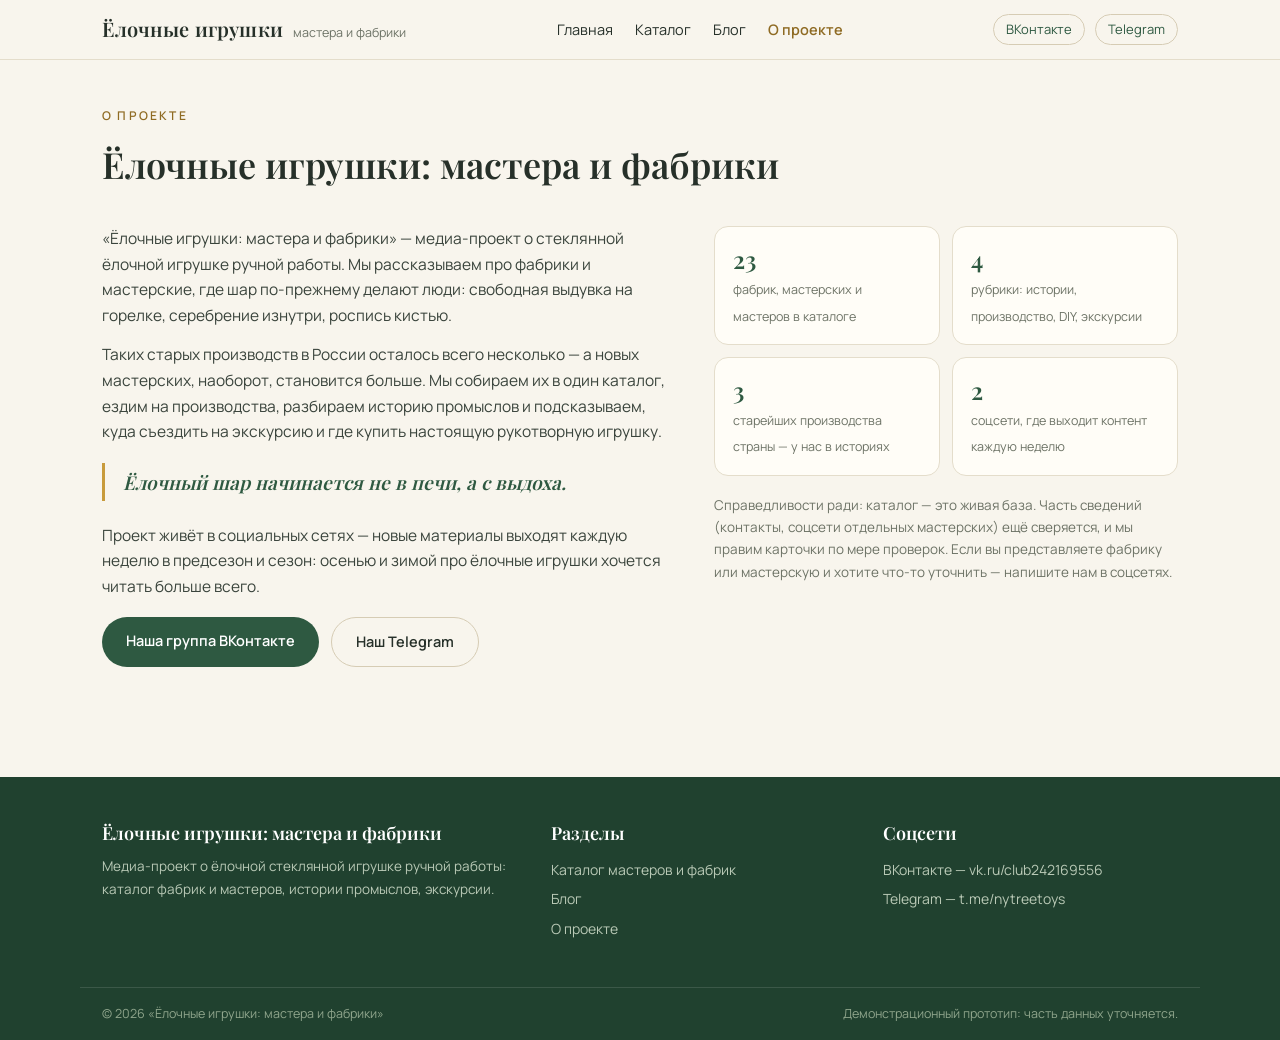
<file: site/about.html>
<!DOCTYPE html>
<html lang="ru">
<head>
<meta charset="UTF-8">
<meta name="viewport" content="width=device-width,initial-scale=1">
<meta name="robots" content="noindex,nofollow">
<title>О проекте — Ёлочные игрушки: мастера и фабрики</title>
<link rel="stylesheet" href="fonts/fonts.css">
<link rel="stylesheet" href="styles.css">
</head>
<body>

<header class="top">
  <div class="wrap top-in">
    <a class="brand" href="index.html">
      <b>Ёлочные игрушки</b><span>мастера и фабрики</span>
    </a>
    <nav class="nav">
      <a href="index.html">Главная</a>
      <a href="catalog.html">Каталог</a>
      <a href="blog.html">Блог</a>
      <a href="about.html" class="on">О проекте</a>
    </nav>
    <div class="top-soc">
      <a href="https://vk.ru/club242169556" target="_blank" rel="noopener">ВКонтакте</a>
      <a href="https://t.me/nytreetoys" target="_blank" rel="noopener">Telegram</a>
    </div>
    <button class="burger" aria-label="Меню" aria-expanded="false"><span></span><span></span><span></span></button>
  </div>
</header>

<main class="wrap">
  <div class="page-head">
    <div class="eyebrow">О проекте</div>
    <h1>Ёлочные игрушки: мастера и фабрики</h1>
  </div>

  <section style="padding-top:20px">
    <div class="about-cols">
      <div>
        <p>«Ёлочные игрушки: мастера и фабрики» — медиа-проект о стеклянной ёлочной игрушке ручной работы. Мы рассказываем про фабрики и мастерские, где шар по-прежнему делают люди: свободная выдувка на горелке, серебрение изнутри, роспись кистью.</p>
        <p>Таких старых производств в России осталось всего несколько — а новых мастерских, наоборот, становится больше. Мы собираем их в один каталог, ездим на производства, разбираем историю промыслов и подсказываем, куда съездить на экскурсию и где купить настоящую рукотворную игрушку.</p>
        <div class="quote">Ёлочный шар начинается не в печи, а с выдоха.</div>
        <p>Проект живёт в социальных сетях — новые материалы выходят каждую неделю в предсезон и сезон: осенью и зимой про ёлочные игрушки хочется читать больше всего.</p>
        <div class="soc-row">
          <a class="btn btn-solid" href="https://vk.ru/club242169556" target="_blank" rel="noopener">Наша группа ВКонтакте</a>
          <a class="btn btn-ghost" href="https://t.me/nytreetoys" target="_blank" rel="noopener">Наш Telegram</a>
        </div>
      </div>
      <div>
        <div class="mini-facts">
          <div class="rv"><b>23</b><span>фабрик, мастерских и мастеров в каталоге</span></div>
          <div class="rv"><b>4</b><span>рубрики: истории, производство, DIY, экскурсии</span></div>
          <div class="rv"><b>3</b><span>старейших производства страны — у нас в историях</span></div>
          <div class="rv"><b>2</b><span>соцсети, где выходит контент каждую неделю</span></div>
        </div>
        <p style="margin-top:18px;font-size:13.5px;color:var(--mut)">Справедливости ради: каталог — это живая база. Часть сведений (контакты, соцсети отдельных мастерских) ещё сверяется, и мы правим карточки по мере проверок. Если вы представляете фабрику или мастерскую и хотите что-то уточнить — напишите нам в соцсетях.</p>
      </div>
    </div>
  </section>
</main>

<footer>
  <div class="wrap foot-in">
    <div>
      <h4>Ёлочные игрушки: мастера и фабрики</h4>
      <p>Медиа-проект о ёлочной стеклянной игрушке ручной работы: каталог фабрик и мастеров, истории промыслов, экскурсии.</p>
    </div>
    <div>
      <h4>Разделы</h4>
      <a href="catalog.html">Каталог мастеров и фабрик</a>
      <a href="blog.html">Блог</a>
      <a href="about.html">О проекте</a>
    </div>
    <div>
      <h4>Соцсети</h4>
      <a href="https://vk.ru/club242169556" target="_blank" rel="noopener">ВКонтакте — vk.ru/club242169556</a>
      <a href="https://t.me/nytreetoys" target="_blank" rel="noopener">Telegram — t.me/nytreetoys</a>
    </div>
  </div>
  <div class="wrap foot-bot">
    <span>© 2026 «Ёлочные игрушки: мастера и фабрики»</span>
    <span>Демонстрационный прототип: часть данных уточняется.</span>
  </div>
</footer>

<script src="app.js"></script>
</body>
</html>
</file>
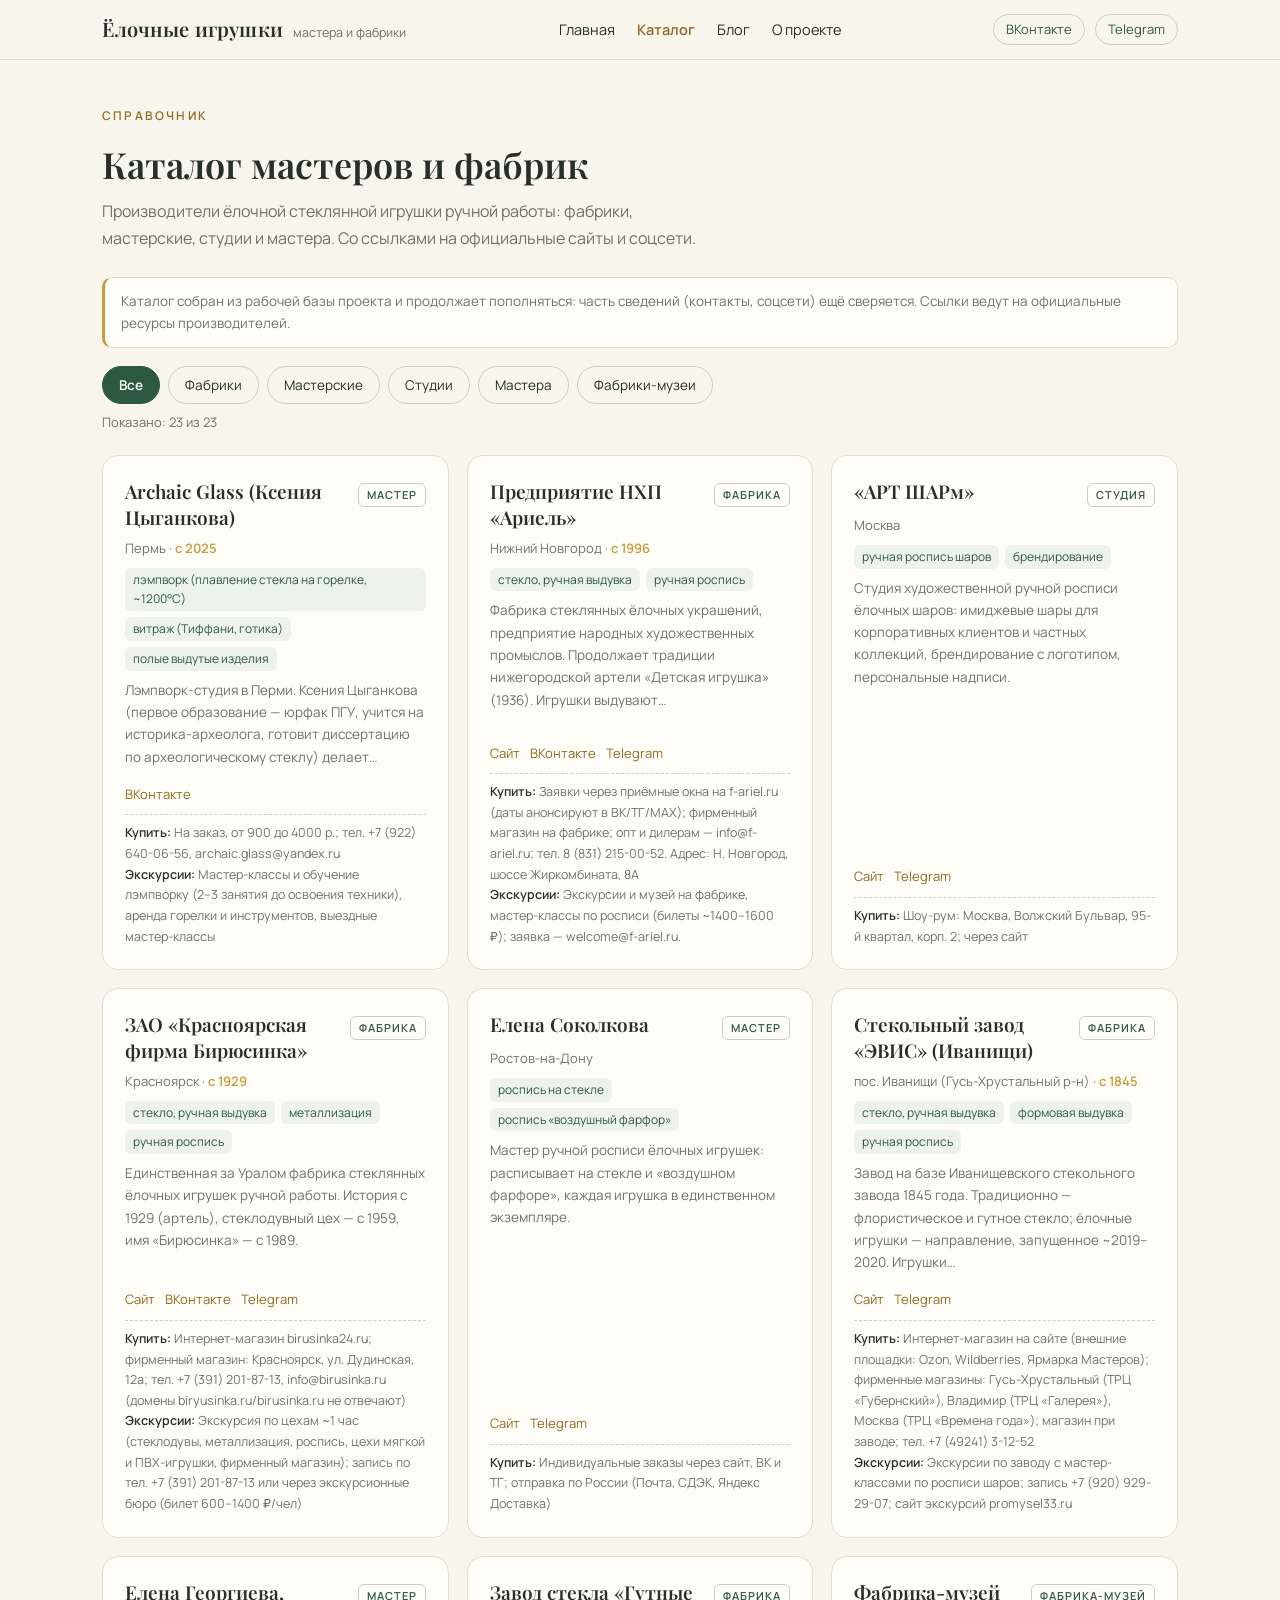
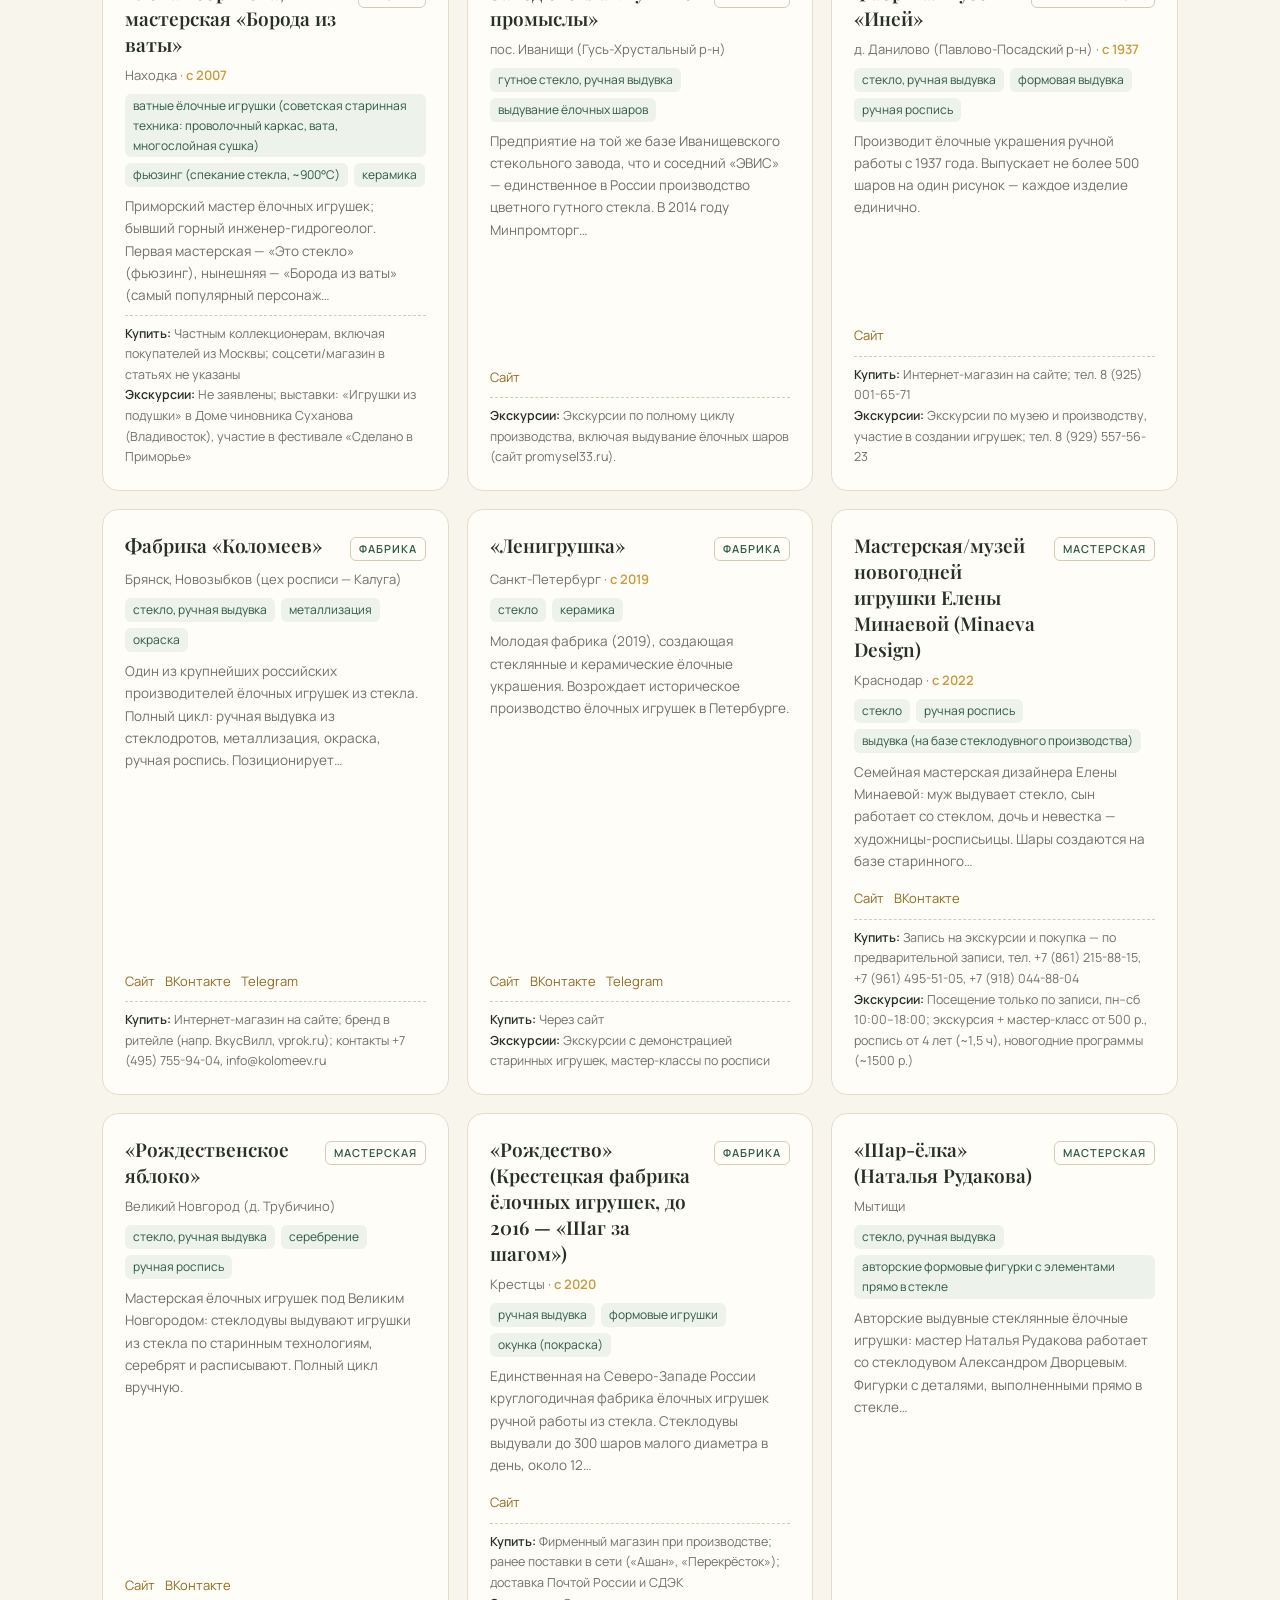
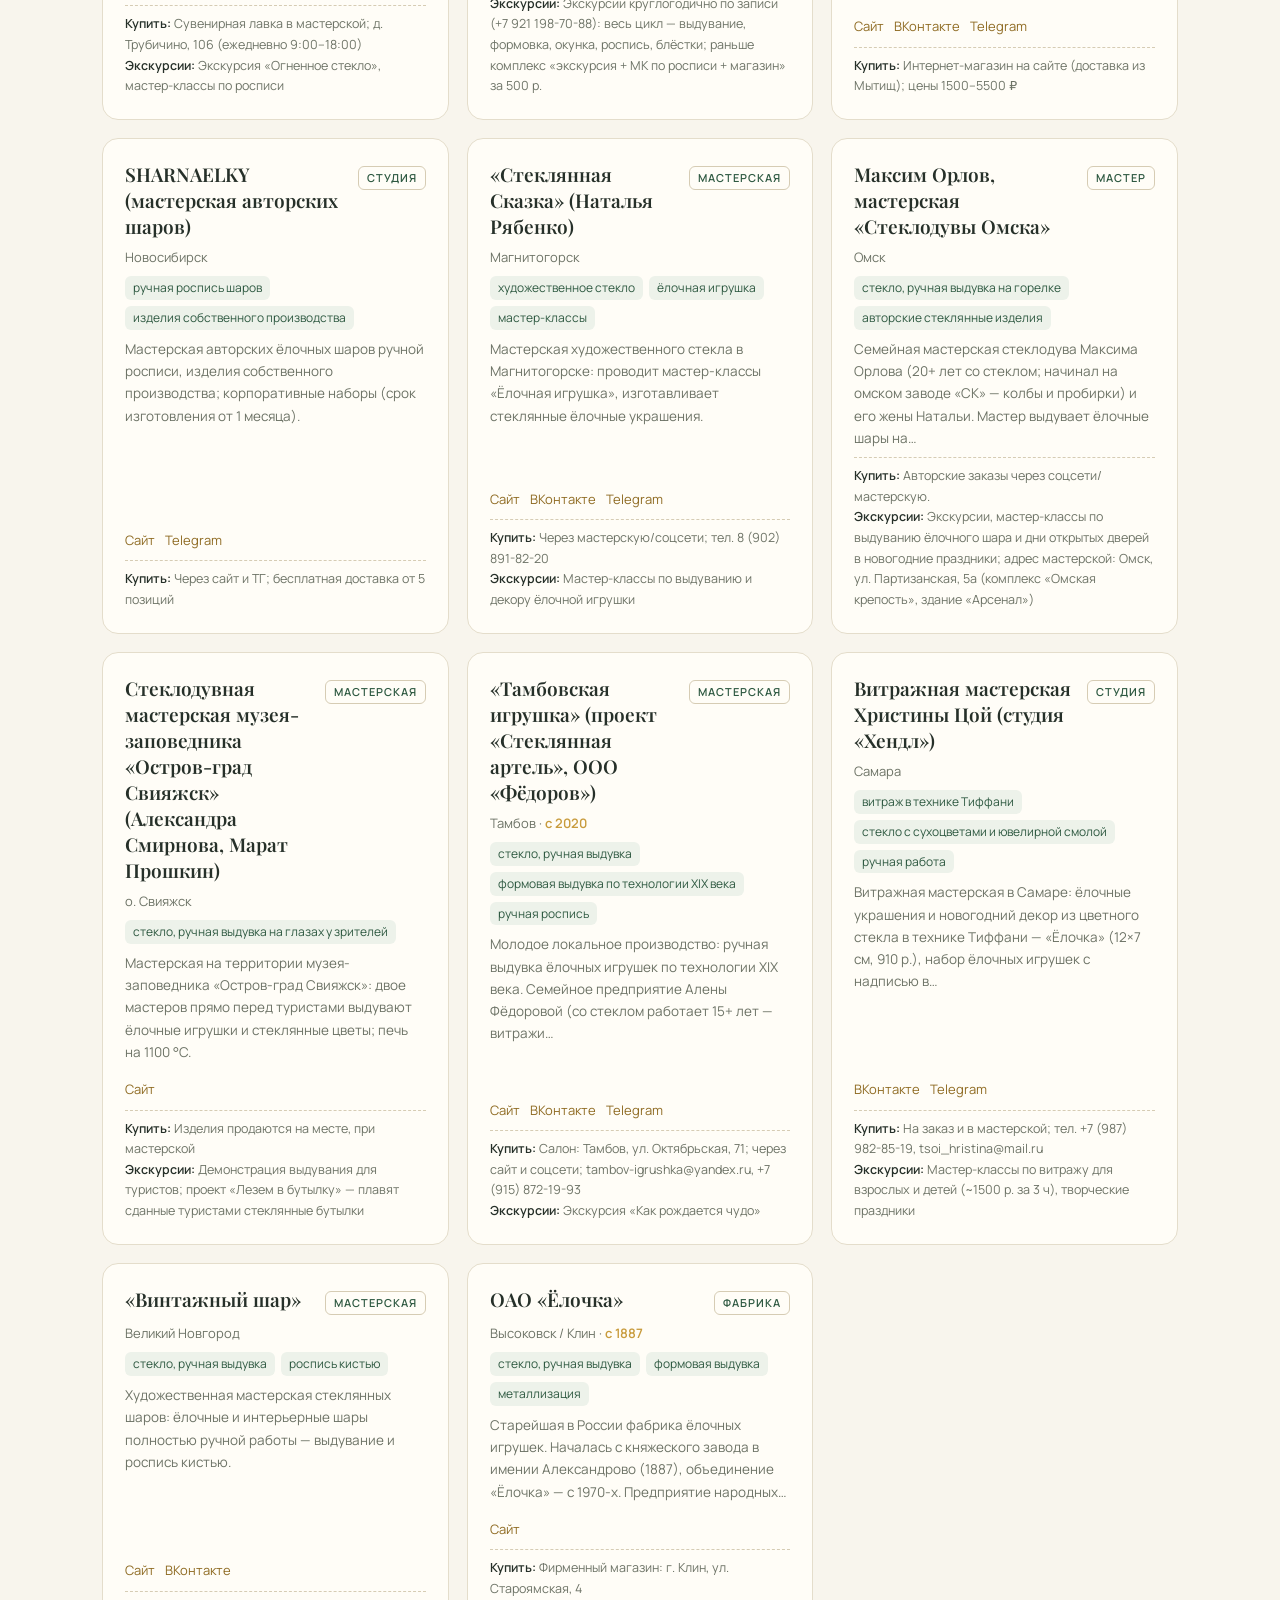
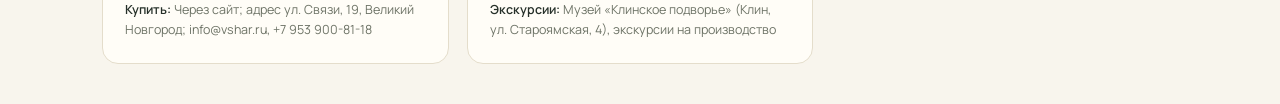
<file: site/catalog.html>
<!DOCTYPE html>
<html lang="ru">
<head>
<meta charset="UTF-8">
<meta name="viewport" content="width=device-width,initial-scale=1">
<meta name="robots" content="noindex,nofollow">
<title>Каталог мастеров и фабрик — Ёлочные игрушки</title>
<link rel="stylesheet" href="fonts/fonts.css">
<link rel="stylesheet" href="styles.css">
</head>
<body>

<header class="top">
  <div class="wrap top-in">
    <a class="brand" href="index.html">
      <b>Ёлочные игрушки</b><span>мастера и фабрики</span>
    </a>
    <nav class="nav">
      <a href="index.html">Главная</a>
      <a href="catalog.html" class="on">Каталог</a>
      <a href="blog.html">Блог</a>
      <a href="about.html">О проекте</a>
    </nav>
    <div class="top-soc">
      <a href="https://vk.ru/club242169556" target="_blank" rel="noopener">ВКонтакте</a>
      <a href="https://t.me/nytreetoys" target="_blank" rel="noopener">Telegram</a>
    </div>
    <button class="burger" aria-label="Меню" aria-expanded="false"><span></span><span></span><span></span></button>
  </div>
</header>

<main class="wrap">
  <div class="page-head">
    <div class="eyebrow">Справочник</div>
    <h1>Каталог мастеров и фабрик</h1>
    <p>Производители ёлочной стеклянной игрушки ручной работы: фабрики, мастерские, студии и мастера. Со ссылками на официальные сайты и соцсети.</p>
  </div>

  <div class="discl">Каталог собран из рабочей базы проекта и продолжает пополняться: часть сведений (контакты, соцсети) ещё сверяется. Ссылки ведут на официальные ресурсы производителей.</div>

  <div class="chips" role="group" aria-label="Фильтр по типу">
    <button class="chip on" data-f="все">Все</button>
    <button class="chip" data-f="фабрика">Фабрики</button>
    <button class="chip" data-f="мастерская">Мастерские</button>
    <button class="chip" data-f="студия">Студии</button>
    <button class="chip" data-f="мастер">Мастера</button>
    <button class="chip" data-f="фабрика-музей">Фабрики-музеи</button>
  </div>
  <div class="chips-n" aria-live="polite">Показано: 23 из 23</div>

  <div class="cards">
<article class="fcard" data-t="мастер">
<div class="fc-top"><h3>Archaic Glass (Ксения Цыганкова)</h3><span class="fbadge">мастер</span></div>
<div class="fc-geo">Пермь · <b>с 2025</b></div>
<div class="fc-tech"><i>лэмпворк (плавление стекла на горелке, ~1200°C)</i><i>витраж (Тиффани, готика)</i><i>полые выдутые изделия</i></div>
<p>Лэмпворк-студия в Перми. Ксения Цыганкова (первое образование — юрфак ПГУ, учится на историка-археолога, готовит диссертацию по археологическому стеклу) делает…</p>
<div class="fc-links"><a href="https://vk.com/archaicglass" target="_blank" rel="noopener">ВКонтакте</a></div>
<div class="fc-extra"><b>Купить:</b> На заказ, от 900 до 4000 р.; тел. +7 (922) 640-06-56, archaic.glass@yandex.ru<br><b>Экскурсии:</b> Мастер-классы и обучение лэмпворку (2–3 занятия до освоения техники), аренда горелки и инструментов, выездные мастер-классы</div>
</article>
<article class="fcard" data-t="фабрика">
<div class="fc-top"><h3>Предприятие НХП «Ариель»</h3><span class="fbadge">фабрика</span></div>
<div class="fc-geo">Нижний Новгород · <b>с 1996</b></div>
<div class="fc-tech"><i>стекло, ручная выдувка</i><i>ручная роспись</i></div>
<p>Фабрика стеклянных ёлочных украшений, предприятие народных художественных промыслов. Продолжает традиции нижегородской артели «Детская игрушка» (1936). Игрушки выдувают…</p>
<div class="fc-links"><a href="https://www.f-ariel.ru/" target="_blank" rel="noopener">Сайт</a><a href="https://vk.com/fabrika.ariel" target="_blank" rel="noopener">ВКонтакте</a><a href="https://t.me/fabrika_ariel_official" target="_blank" rel="noopener">Telegram</a></div>
<div class="fc-extra"><b>Купить:</b> Заявки через приёмные окна на f-ariel.ru (даты анонсируют в ВК/ТГ/MAX); фирменный магазин на фабрике; опт и дилерам — info@f-ariel.ru; тел. 8 (831) 215-00-52. Адрес: Н. Новгород, шоссе Жиркомбината, 8А<br><b>Экскурсии:</b> Экскурсии и музей на фабрике, мастер-классы по росписи (билеты ~1400–1600 ₽); заявка — welcome@f-ariel.ru.</div>
</article>
<article class="fcard" data-t="студия">
<div class="fc-top"><h3>«АРТ ШАРм»</h3><span class="fbadge">студия</span></div>
<div class="fc-geo">Москва</div>
<div class="fc-tech"><i>ручная роспись шаров</i><i>брендирование</i></div>
<p>Студия художественной ручной росписи ёлочных шаров: имиджевые шары для корпоративных клиентов и частных коллекций, брендирование с логотипом, персональные надписи.</p>
<div class="fc-links"><a href="https://artsharm.ru/" target="_blank" rel="noopener">Сайт</a><a href="https://t.me/artsharm_ng" target="_blank" rel="noopener">Telegram</a></div>
<div class="fc-extra"><b>Купить:</b> Шоу-рум: Москва, Волжский Бульвар, 95-й квартал, корп. 2; через сайт</div>
</article>
<article class="fcard" data-t="фабрика">
<div class="fc-top"><h3>ЗАО «Красноярская фирма Бирюсинка»</h3><span class="fbadge">фабрика</span></div>
<div class="fc-geo">Красноярск · <b>с 1929</b></div>
<div class="fc-tech"><i>стекло, ручная выдувка</i><i>металлизация</i><i>ручная роспись</i></div>
<p>Единственная за Уралом фабрика стеклянных ёлочных игрушек ручной работы. История с 1929 (артель), стеклодувный цех — с 1959, имя «Бирюсинка» — с 1989.</p>
<div class="fc-links"><a href="https://birusinka24.ru/" target="_blank" rel="noopener">Сайт</a><a href="https://vk.com/birusinkatoys" target="_blank" rel="noopener">ВКонтакте</a><a href="https://t.me/birusinka_124" target="_blank" rel="noopener">Telegram</a></div>
<div class="fc-extra"><b>Купить:</b> Интернет-магазин birusinka24.ru; фирменный магазин: Красноярск, ул. Дудинская, 12а; тел. +7 (391) 201-87-13, info@birusinka.ru (домены biryusinka.ru/birusinka.ru не отвечают)<br><b>Экскурсии:</b> Экскурсия по цехам ~1 час (стеклодувы, металлизация, роспись, цехи мягкой и ПВХ-игрушки, фирменный магазин); запись по тел. +7 (391) 201-87-13 или через экскурсионные бюро (билет 600–1400 ₽/чел)</div>
</article>
<article class="fcard" data-t="мастер">
<div class="fc-top"><h3>Елена Соколкова</h3><span class="fbadge">мастер</span></div>
<div class="fc-geo">Ростов-на-Дону</div>
<div class="fc-tech"><i>роспись на стекле</i><i>роспись «воздушный фарфор»</i></div>
<p>Мастер ручной росписи ёлочных игрушек: расписывает на стекле и «воздушном фарфоре», каждая игрушка в единственном экземпляре.</p>
<div class="fc-links"><a href="https://elenasokolkova.ru/" target="_blank" rel="noopener">Сайт</a><a href="https://t.me/elenasokolkova" target="_blank" rel="noopener">Telegram</a></div>
<div class="fc-extra"><b>Купить:</b> Индивидуальные заказы через сайт, ВК и ТГ; отправка по России (Почта, СДЭК, Яндекс Доставка)</div>
</article>
<article class="fcard" data-t="фабрика">
<div class="fc-top"><h3>Стекольный завод «ЭВИС» (Иванищи)</h3><span class="fbadge">фабрика</span></div>
<div class="fc-geo">пос. Иванищи (Гусь-Хрустальный р-н) · <b>с 1845</b></div>
<div class="fc-tech"><i>стекло, ручная выдувка</i><i>формовая выдувка</i><i>ручная роспись</i></div>
<p>Завод на базе Иванищевского стекольного завода 1845 года. Традиционно — флористическое и гутное стекло; ёлочные игрушки — направление, запущенное ~2019–2020. Игрушки…</p>
<div class="fc-links"><a href="https://evis.ru/" target="_blank" rel="noopener">Сайт</a><a href="https://t.me/evis_glass" target="_blank" rel="noopener">Telegram</a></div>
<div class="fc-extra"><b>Купить:</b> Интернет-магазин на сайте (внешние площадки: Ozon, Wildberries, Ярмарка Мастеров); фирменные магазины: Гусь-Хрустальный (ТРЦ «Губернский»), Владимир (ТРЦ «Галерея»), Москва (ТРЦ «Времена года»); магазин при заводе; тел. +7 (49241) 3-12-52<br><b>Экскурсии:</b> Экскурсии по заводу с мастер-классами по росписи шаров; запись +7 (920) 929-29-07; сайт экскурсий promysel33.ru</div>
</article>
<article class="fcard" data-t="мастер">
<div class="fc-top"><h3>Елена Георгиева, мастерская «Борода из ваты»</h3><span class="fbadge">мастер</span></div>
<div class="fc-geo">Находка · <b>с 2007</b></div>
<div class="fc-tech"><i>ватные ёлочные игрушки (советская старинная техника: проволочный каркас, вата, многослойная сушка)</i><i>фьюзинг (спекание стекла, ~900°C)</i><i>керамика</i></div>
<p>Приморский мастер ёлочных игрушек; бывший горный инженер-гидрогеолог. Первая мастерская — «Это стекло» (фьюзинг), нынешняя — «Борода из ваты» (самый популярный персонаж…</p>
<div class="fc-extra"><b>Купить:</b> Частным коллекционерам, включая покупателей из Москвы; соцсети/магазин в статьях не указаны<br><b>Экскурсии:</b> Не заявлены; выставки: «Игрушки из подушки» в Доме чиновника Суханова (Владивосток), участие в фестивале «Сделано в Приморье»</div>
</article>
<article class="fcard" data-t="фабрика">
<div class="fc-top"><h3>Завод стекла «Гутные промыслы»</h3><span class="fbadge">фабрика</span></div>
<div class="fc-geo">пос. Иванищи (Гусь-Хрустальный р-н)</div>
<div class="fc-tech"><i>гутное стекло, ручная выдувка</i><i>выдувание ёлочных шаров</i></div>
<p>Предприятие на той же базе Иванищевского стекольного завода, что и соседний «ЭВИС» — единственное в России производство цветного гутного стекла. В 2014 году Минпромторг…</p>
<div class="fc-links"><a href="https://promysel33.ru/" target="_blank" rel="noopener">Сайт</a></div>
<div class="fc-extra"><b>Экскурсии:</b> Экскурсии по полному циклу производства, включая выдувание ёлочных шаров (сайт promysel33.ru).</div>
</article>
<article class="fcard" data-t="фабрика-музей">
<div class="fc-top"><h3>Фабрика-музей «Иней»</h3><span class="fbadge">фабрика-музей</span></div>
<div class="fc-geo">д. Данилово (Павлово-Посадский р-н) · <b>с 1937</b></div>
<div class="fc-tech"><i>стекло, ручная выдувка</i><i>формовая выдувка</i><i>ручная роспись</i></div>
<p>Производит ёлочные украшения ручной работы с 1937 года. Выпускает не более 500 шаров на один рисунок — каждое изделие единично.</p>
<div class="fc-links"><a href="https://iney-shop.ru/" target="_blank" rel="noopener">Сайт</a></div>
<div class="fc-extra"><b>Купить:</b> Интернет-магазин на сайте; тел. 8 (925) 001-65-71<br><b>Экскурсии:</b> Экскурсии по музею и производству, участие в создании игрушек; тел. 8 (929) 557-56-23</div>
</article>
<article class="fcard" data-t="фабрика">
<div class="fc-top"><h3>Фабрика «Коломеев»</h3><span class="fbadge">фабрика</span></div>
<div class="fc-geo">Брянск, Новозыбков (цех росписи — Калуга)</div>
<div class="fc-tech"><i>стекло, ручная выдувка</i><i>металлизация</i><i>окраска</i></div>
<p>Один из крупнейших российских производителей ёлочных игрушек из стекла. Полный цикл: ручная выдувка из стеклодротов, металлизация, окраска, ручная роспись. Позиционирует…</p>
<div class="fc-links"><a href="https://kolomeev.ru/" target="_blank" rel="noopener">Сайт</a><a href="https://vk.com/kolomeev_ru" target="_blank" rel="noopener">ВКонтакте</a><a href="https://t.me/kolomeev" target="_blank" rel="noopener">Telegram</a></div>
<div class="fc-extra"><b>Купить:</b> Интернет-магазин на сайте; бренд в ритейле (напр. ВкусВилл, vprok.ru); контакты +7 (495) 755-94-04, info@kolomeev.ru</div>
</article>
<article class="fcard" data-t="фабрика">
<div class="fc-top"><h3>«Ленигрушка»</h3><span class="fbadge">фабрика</span></div>
<div class="fc-geo">Санкт-Петербург · <b>с 2019</b></div>
<div class="fc-tech"><i>стекло</i><i>керамика</i></div>
<p>Молодая фабрика (2019), создающая стеклянные и керамические ёлочные украшения. Возрождает историческое производство ёлочных игрушек в Петербурге.</p>
<div class="fc-links"><a href="https://lenigrushka.ru/" target="_blank" rel="noopener">Сайт</a><a href="https://vk.com/public189324949" target="_blank" rel="noopener">ВКонтакте</a><a href="https://t.me/lenigrushka" target="_blank" rel="noopener">Telegram</a></div>
<div class="fc-extra"><b>Купить:</b> Через сайт<br><b>Экскурсии:</b> Экскурсии с демонстрацией старинных игрушек, мастер-классы по росписи</div>
</article>
<article class="fcard" data-t="мастерская">
<div class="fc-top"><h3>Мастерская/музей новогодней игрушки Елены Минаевой (Minaeva Design)</h3><span class="fbadge">мастерская</span></div>
<div class="fc-geo">Краснодар · <b>с 2022</b></div>
<div class="fc-tech"><i>стекло</i><i>ручная роспись</i><i>выдувка (на базе стеклодувного производства)</i></div>
<p>Семейная мастерская дизайнера Елены Минаевой: муж выдувает стекло, сын работает со стеклом, дочь и невестка — художницы-росписьицы. Шары создаются на базе старинного…</p>
<div class="fc-links"><a href="http://minaeva-design.ru/ekskursiya-yelochnaya-igrushka" target="_blank" rel="noopener">Сайт</a><a href="https://vk.com/minaevdesign" target="_blank" rel="noopener">ВКонтакте</a></div>
<div class="fc-extra"><b>Купить:</b> Запись на экскурсии и покупка — по предварительной записи, тел. +7 (861) 215-88-15, +7 (961) 495-51-05, +7 (918) 044-88-04<br><b>Экскурсии:</b> Посещение только по записи, пн–сб 10:00–18:00; экскурсия + мастер-класс от 500 р., роспись от 4 лет (~1,5 ч), новогодние программы (~1500 р.)</div>
</article>
<article class="fcard" data-t="мастерская">
<div class="fc-top"><h3>«Рождественское яблоко»</h3><span class="fbadge">мастерская</span></div>
<div class="fc-geo">Великий Новгород (д. Трубичино)</div>
<div class="fc-tech"><i>стекло, ручная выдувка</i><i>серебрение</i><i>ручная роспись</i></div>
<p>Мастерская ёлочных игрушек под Великим Новгородом: стеклодувы выдувают игрушки из стекла по старинным технологиям, серебрят и расписывают. Полный цикл вручную.</p>
<div class="fc-links"><a href="https://christmasapple.com/" target="_blank" rel="noopener">Сайт</a><a href="https://vk.com/public165747243" target="_blank" rel="noopener">ВКонтакте</a></div>
<div class="fc-extra"><b>Купить:</b> Сувенирная лавка в мастерской; д. Трубичино, 106 (ежедневно 9:00–18:00)<br><b>Экскурсии:</b> Экскурсия «Огненное стекло», мастер-классы по росписи</div>
</article>
<article class="fcard" data-t="фабрика">
<div class="fc-top"><h3>«Рождество» (Крестецкая фабрика ёлочных игрушек, до 2016 — «Шаг за шагом»)</h3><span class="fbadge">фабрика</span></div>
<div class="fc-geo">Крестцы · <b>с 2020</b></div>
<div class="fc-tech"><i>ручная выдувка</i><i>формовые игрушки</i><i>окунка (покраска)</i></div>
<p>Единственная на Северо-Западе России круглогодичная фабрика ёлочных игрушек ручной работы из стекла. Стеклодувы выдували до 300 шаров малого диаметра в день, около 12…</p>
<div class="fc-links"><a href="https://рождествоигрушки.рф/" target="_blank" rel="noopener">Сайт</a></div>
<div class="fc-extra"><b>Купить:</b> Фирменный магазин при производстве; ранее поставки в сети («Ашан», «Перекрёсток»); доставка Почтой России и СДЭК<br><b>Экскурсии:</b> Экскурсии круглогодично по записи (+7 921 198-70-88): весь цикл — выдувание, формовка, окунка, роспись, блёстки; раньше комплекс «экскурсия + МК по росписи + магазин» за 500 р.</div>
</article>
<article class="fcard" data-t="мастерская">
<div class="fc-top"><h3>«Шар-ёлка» (Наталья Рудакова)</h3><span class="fbadge">мастерская</span></div>
<div class="fc-geo">Мытищи</div>
<div class="fc-tech"><i>стекло, ручная выдувка</i><i>авторские формовые фигурки с элементами прямо в стекле</i></div>
<p>Авторские выдувные стеклянные ёлочные игрушки: мастер Наталья Рудакова работает со стеклодувом Александром Дворцевым. Фигурки с деталями, выполненными прямо в стекле…</p>
<div class="fc-links"><a href="https://www.shar-elka.ru/" target="_blank" rel="noopener">Сайт</a><a href="https://vk.com/shar.elka" target="_blank" rel="noopener">ВКонтакте</a><a href="https://t.me/sharelkashop" target="_blank" rel="noopener">Telegram</a></div>
<div class="fc-extra"><b>Купить:</b> Интернет-магазин на сайте (доставка из Мытищ); цены 1500–5500 ₽</div>
</article>
<article class="fcard" data-t="студия">
<div class="fc-top"><h3>SHARNAELKY (мастерская авторских шаров)</h3><span class="fbadge">студия</span></div>
<div class="fc-geo">Новосибирск</div>
<div class="fc-tech"><i>ручная роспись шаров</i><i>изделия собственного производства</i></div>
<p>Мастерская авторских ёлочных шаров ручной росписи, изделия собственного производства; корпоративные наборы (срок изготовления от 1 месяца).</p>
<div class="fc-links"><a href="http://sharnaelky.ru/" target="_blank" rel="noopener">Сайт</a><a href="https://t.me/sharnaelky" target="_blank" rel="noopener">Telegram</a></div>
<div class="fc-extra"><b>Купить:</b> Через сайт и ТГ; бесплатная доставка от 5 позиций</div>
</article>
<article class="fcard" data-t="мастерская">
<div class="fc-top"><h3>«Стеклянная Сказка» (Наталья Рябенко)</h3><span class="fbadge">мастерская</span></div>
<div class="fc-geo">Магнитогорск</div>
<div class="fc-tech"><i>художественное стекло</i><i>ёлочная игрушка</i><i>мастер-классы</i></div>
<p>Мастерская художественного стекла в Магнитогорске: проводит мастер-классы «Ёлочная игрушка», изготавливает стеклянные ёлочные украшения.</p>
<div class="fc-links"><a href="https://steklo-skazka.ru/" target="_blank" rel="noopener">Сайт</a><a href="https://vk.com/steklyannay_skazka" target="_blank" rel="noopener">ВКонтакте</a><a href="https://t.me/Steklo_skazka" target="_blank" rel="noopener">Telegram</a></div>
<div class="fc-extra"><b>Купить:</b> Через мастерскую/соцсети; тел. 8 (902) 891-82-20<br><b>Экскурсии:</b> Мастер-классы по выдуванию и декору ёлочной игрушки</div>
</article>
<article class="fcard" data-t="мастер">
<div class="fc-top"><h3>Максим Орлов, мастерская «Стеклодувы Омска»</h3><span class="fbadge">мастер</span></div>
<div class="fc-geo">Омск</div>
<div class="fc-tech"><i>стекло, ручная выдувка на горелке</i><i>авторские стеклянные изделия</i></div>
<p>Семейная мастерская стеклодува Максима Орлова (20+ лет со стеклом; начинал на омском заводе «СК» — колбы и пробирки) и его жены Натальи. Мастер выдувает ёлочные шары на…</p>
<div class="fc-extra"><b>Купить:</b> Авторские заказы через соцсети/мастерскую.<br><b>Экскурсии:</b> Экскурсии, мастер-классы по выдуванию ёлочного шара и дни открытых дверей в новогодние праздники; адрес мастерской: Омск, ул. Партизанская, 5а (комплекс «Омская крепость», здание «Арсенал»)</div>
</article>
<article class="fcard" data-t="мастерская">
<div class="fc-top"><h3>Стеклодувная мастерская музея-заповедника «Остров-град Свияжск» (Александра Смирнова, Марат Прошкин)</h3><span class="fbadge">мастерская</span></div>
<div class="fc-geo">о. Свияжск</div>
<div class="fc-tech"><i>стекло, ручная выдувка на глазах у зрителей</i></div>
<p>Мастерская на территории музея-заповедника «Остров-град Свияжск»: двое мастеров прямо перед туристами выдувают ёлочные игрушки и стеклянные цветы; печь на 1100 °C.</p>
<div class="fc-links"><a href="https://svyazhsk.ru/" target="_blank" rel="noopener">Сайт</a></div>
<div class="fc-extra"><b>Купить:</b> Изделия продаются на месте, при мастерской<br><b>Экскурсии:</b> Демонстрация выдувания для туристов; проект «Лезем в бутылку» — плавят сданные туристами стеклянные бутылки</div>
</article>
<article class="fcard" data-t="мастерская">
<div class="fc-top"><h3>«Тамбовская игрушка» (проект «Стеклянная артель», ООО «Фёдоров»)</h3><span class="fbadge">мастерская</span></div>
<div class="fc-geo">Тамбов · <b>с 2020</b></div>
<div class="fc-tech"><i>стекло, ручная выдувка</i><i>формовая выдувка по технологии XIX века</i><i>ручная роспись</i></div>
<p>Молодое локальное производство: ручная выдувка ёлочных игрушек по технологии XIX века. Семейное предприятие Алены Фёдоровой (со стеклом работает 15+ лет — витражи…</p>
<div class="fc-links"><a href="https://tambovskaya-igrushka.ru" target="_blank" rel="noopener">Сайт</a><a href="https://vk.ru/tambovskayaigrushka" target="_blank" rel="noopener">ВКонтакте</a><a href="https://t.me/tambovskaya_igrushka" target="_blank" rel="noopener">Telegram</a></div>
<div class="fc-extra"><b>Купить:</b> Салон: Тамбов, ул. Октябрьская, 71; через сайт и соцсети; tambov-igrushka@yandex.ru, +7 (915) 872-19-93<br><b>Экскурсии:</b> Экскурсия «Как рождается чудо»</div>
</article>
<article class="fcard" data-t="студия">
<div class="fc-top"><h3>Витражная мастерская Христины Цой (студия «Хендл»)</h3><span class="fbadge">студия</span></div>
<div class="fc-geo">Самара</div>
<div class="fc-tech"><i>витраж в технике Тиффани</i><i>стекло с сухоцветами и ювелирной смолой</i><i>ручная работа</i></div>
<p>Витражная мастерская в Самаре: ёлочные украшения и новогодний декор из цветного стекла в технике Тиффани — «Ёлочка» (12×7 см, 910 р.), набор ёлочных игрушек с надписью в…</p>
<div class="fc-links"><a href="https://vk.com/handle.space" target="_blank" rel="noopener">ВКонтакте</a><a href="https://t.me/khristina" target="_blank" rel="noopener">Telegram</a></div>
<div class="fc-extra"><b>Купить:</b> На заказ и в мастерской; тел. +7 (987) 982-85-19, tsoi_hristina@mail.ru<br><b>Экскурсии:</b> Мастер-классы по витражу для взрослых и детей (~1500 р. за 3 ч), творческие праздники</div>
</article>
<article class="fcard" data-t="мастерская">
<div class="fc-top"><h3>«Винтажный шар»</h3><span class="fbadge">мастерская</span></div>
<div class="fc-geo">Великий Новгород</div>
<div class="fc-tech"><i>стекло, ручная выдувка</i><i>роспись кистью</i></div>
<p>Художественная мастерская стеклянных шаров: ёлочные и интерьерные шары полностью ручной работы — выдувание и роспись кистью.</p>
<div class="fc-links"><a href="https://vshar.ru/" target="_blank" rel="noopener">Сайт</a><a href="https://vk.com/vintshar" target="_blank" rel="noopener">ВКонтакте</a></div>
<div class="fc-extra"><b>Купить:</b> Через сайт; адрес ул. Связи, 19, Великий Новгород; info@vshar.ru, +7 953 900-81-18</div>
</article>
<article class="fcard" data-t="фабрика">
<div class="fc-top"><h3>ОАО «Ёлочка»</h3><span class="fbadge">фабрика</span></div>
<div class="fc-geo">Высоковск / Клин · <b>с 1887</b></div>
<div class="fc-tech"><i>стекло, ручная выдувка</i><i>формовая выдувка</i><i>металлизация</i></div>
<p>Старейшая в России фабрика ёлочных игрушек. Началась с княжеского завода в имении Александрово (1887), объединение «Ёлочка» — с 1970-х. Предприятие народных…</p>
<div class="fc-links"><a href="https://www.yolochka.ru/" target="_blank" rel="noopener">Сайт</a></div>
<div class="fc-extra"><b>Купить:</b> Фирменный магазин: г. Клин, ул. Староямская, 4<br><b>Экскурсии:</b> Музей «Клинское подворье» (Клин, ул. Староямская, 4), экскурсии на производство</div>
</article>
  </div>
</footer>

<script src="app.js"></script>
</body>
</html>
</file>
<file: site/fonts/fonts.css>
@font-face {
  font-family: 'Manrope';
  font-style: normal;
  font-weight: 400;
  font-display: swap;
  src: url('manrope-400-normal-cyrillic.woff2') format('woff2');
  unicode-range: U+0301, U+0400-045F, U+0490-0491, U+04B0-04B1, U+2116;
}
@font-face {
  font-family: 'Manrope';
  font-style: normal;
  font-weight: 400;
  font-display: swap;
  src: url('manrope-400-normal-latin.woff2') format('woff2');
  unicode-range: U+0000-00FF, U+0131, U+0152-0153, U+02BB-02BC, U+02C6, U+02DA, U+02DC, U+0304, U+0308, U+0329, U+2000-206F, U+20AC, U+2122, U+2191, U+2193, U+2212, U+2215, U+FEFF, U+FFFD;
}
@font-face {
  font-family: 'Manrope';
  font-style: normal;
  font-weight: 500;
  font-display: swap;
  src: url('manrope-500-normal-cyrillic.woff2') format('woff2');
  unicode-range: U+0301, U+0400-045F, U+0490-0491, U+04B0-04B1, U+2116;
}
@font-face {
  font-family: 'Manrope';
  font-style: normal;
  font-weight: 500;
  font-display: swap;
  src: url('manrope-500-normal-latin.woff2') format('woff2');
  unicode-range: U+0000-00FF, U+0131, U+0152-0153, U+02BB-02BC, U+02C6, U+02DA, U+02DC, U+0304, U+0308, U+0329, U+2000-206F, U+20AC, U+2122, U+2191, U+2193, U+2212, U+2215, U+FEFF, U+FFFD;
}
@font-face {
  font-family: 'Manrope';
  font-style: normal;
  font-weight: 600;
  font-display: swap;
  src: url('manrope-600-normal-cyrillic.woff2') format('woff2');
  unicode-range: U+0301, U+0400-045F, U+0490-0491, U+04B0-04B1, U+2116;
}
@font-face {
  font-family: 'Manrope';
  font-style: normal;
  font-weight: 600;
  font-display: swap;
  src: url('manrope-600-normal-latin.woff2') format('woff2');
  unicode-range: U+0000-00FF, U+0131, U+0152-0153, U+02BB-02BC, U+02C6, U+02DA, U+02DC, U+0304, U+0308, U+0329, U+2000-206F, U+20AC, U+2122, U+2191, U+2193, U+2212, U+2215, U+FEFF, U+FFFD;
}
@font-face {
  font-family: 'Manrope';
  font-style: normal;
  font-weight: 800;
  font-display: swap;
  src: url('manrope-800-normal-cyrillic.woff2') format('woff2');
  unicode-range: U+0301, U+0400-045F, U+0490-0491, U+04B0-04B1, U+2116;
}
@font-face {
  font-family: 'Manrope';
  font-style: normal;
  font-weight: 800;
  font-display: swap;
  src: url('manrope-800-normal-latin.woff2') format('woff2');
  unicode-range: U+0000-00FF, U+0131, U+0152-0153, U+02BB-02BC, U+02C6, U+02DA, U+02DC, U+0304, U+0308, U+0329, U+2000-206F, U+20AC, U+2122, U+2191, U+2193, U+2212, U+2215, U+FEFF, U+FFFD;
}
@font-face {
  font-family: 'Playfair Display';
  font-style: normal;
  font-weight: 600;
  font-display: swap;
  src: url('playfair-display-600-normal-cyrillic.woff2') format('woff2');
  unicode-range: U+0301, U+0400-045F, U+0490-0491, U+04B0-04B1, U+2116;
}
@font-face {
  font-family: 'Playfair Display';
  font-style: normal;
  font-weight: 600;
  font-display: swap;
  src: url('playfair-display-600-normal-latin.woff2') format('woff2');
  unicode-range: U+0000-00FF, U+0131, U+0152-0153, U+02BB-02BC, U+02C6, U+02DA, U+02DC, U+0304, U+0308, U+0329, U+2000-206F, U+20AC, U+2122, U+2191, U+2193, U+2212, U+2215, U+FEFF, U+FFFD;
}
@font-face {
  font-family: 'Playfair Display';
  font-style: normal;
  font-weight: 700;
  font-display: swap;
  src: url('playfair-display-700-normal-cyrillic.woff2') format('woff2');
  unicode-range: U+0301, U+0400-045F, U+0490-0491, U+04B0-04B1, U+2116;
}
@font-face {
  font-family: 'Playfair Display';
  font-style: normal;
  font-weight: 700;
  font-display: swap;
  src: url('playfair-display-700-normal-latin.woff2') format('woff2');
  unicode-range: U+0000-00FF, U+0131, U+0152-0153, U+02BB-02BC, U+02C6, U+02DA, U+02DC, U+0304, U+0308, U+0329, U+2000-206F, U+20AC, U+2122, U+2191, U+2193, U+2212, U+2215, U+FEFF, U+FFFD;
}
</file>
<file: site/styles.css>
/* Ёлочные игрушки: мастера и фабрики — сайт-прототип.
   Палитра: бумага + хвоя + бронза. Шрифты локально (fonts/). */

:root{
  --paper:#F8F5ED;
  --card:#FFFDF7;
  --ink:#263029;
  --mut:#6D7366;
  --pine:#2E5941;
  --pine-deep:#20412F;
  --bronze:#8F6B23;
  --gold:#C89B3C;
  --line:#E4DDCB;
  --line2:#D6CCB4;
  --serif:"Playfair Display",Georgia,serif;
  --sans:"Manrope",system-ui,Arial,sans-serif;
}
*{box-sizing:border-box;margin:0;padding:0}
html{scroll-behavior:smooth}
@media(prefers-reduced-motion:reduce){html{scroll-behavior:auto}}
body{font:16px/1.65 var(--sans);background:var(--paper);color:var(--ink);padding-block:0}
img{max-width:100%;display:block}
a{color:var(--bronze)}
.wrap{max-width:1120px;margin-inline:auto;padding-inline:22px}

/* ── Шапка ─────────────────────────── */
.top{position:sticky;top:0;z-index:20;background:rgba(248,245,237,.94);backdrop-filter:blur(6px);border-bottom:1px solid var(--line)}
.top-in{display:flex;align-items:center;justify-content:space-between;gap:16px;padding-block:14px}
.brand{display:flex;align-items:baseline;gap:10px;text-decoration:none;color:var(--ink)}
.brand b{font:600 20px var(--serif);letter-spacing:.2px}
.brand span{font-size:12.5px;color:var(--mut)}
.nav{display:flex;gap:22px;align-items:center}
.nav a{font-size:14.5px;color:var(--ink);text-decoration:none}
.nav a:hover{color:var(--bronze)}
.nav a.on{color:var(--bronze);font-weight:600}
.top-soc{display:flex;gap:10px}
.top-soc a{font-size:13px;text-decoration:none;color:var(--pine);border:1px solid var(--line2);border-radius:99px;padding:4px 12px}
.top-soc a:hover{background:var(--pine);color:#fff;border-color:var(--pine)}
.burger{display:none;background:none;border:0;cursor:pointer;padding:8px}
.burger span{display:block;width:22px;height:2px;background:var(--ink);margin:5px 0;border-radius:2px}

/* ── Hero ─────────────────────────── */
.hero{padding-block:64px 26px}
.hero-in{display:grid;grid-template-columns:1.15fr .85fr;gap:48px;align-items:center}
.eyebrow{font-size:12px;font-weight:600;letter-spacing:2.2px;text-transform:uppercase;color:var(--bronze);margin-bottom:14px}
.hero h1{font:600 44px/1.18 var(--serif);letter-spacing:.2px}
.hero h1 em{font-style:italic;color:var(--pine)}
.hero .lead{font-size:17px;color:var(--mut);margin-top:16px;max-width:46ch}
.hero-cta{display:flex;gap:12px;margin-top:26px;flex-wrap:wrap}
.btn{display:inline-block;text-decoration:none;font-weight:600;font-size:14.5px;border-radius:99px;padding:12px 24px}
.btn-solid{background:var(--pine);color:#fff}
.btn-solid:hover{background:var(--pine-deep)}
.btn-ghost{border:1px solid var(--line2);color:var(--ink)}
.btn-ghost:hover{border-color:var(--bronze);color:var(--bronze)}
.hero-figure{position:relative}
.hero-figure img{border-radius:18px;aspect-ratio:4/3;object-fit:cover}
.hero-figure::after{content:"";position:absolute;inset:14px -14px -14px 14px;border:1.5px solid var(--gold);border-radius:18px;z-index:-1}
.hero-meta{margin-top:14px;font-size:13px;color:var(--mut)}
.hero-meta b{color:var(--ink);font-weight:600}

/* ── Полоса фактов ─────────────────── */
.facts{display:grid;grid-template-columns:repeat(4,1fr);border-block:1px solid var(--line2);margin-block:34px}
.facts div{padding:22px 18px;text-align:center}
.facts div+div{border-left:1px solid var(--line2)}
.facts b{display:block;font:600 26px var(--serif);color:var(--pine)}
.facts span{font-size:12.5px;color:var(--mut);letter-spacing:.4px;text-transform:uppercase}

/* ── Секции ───────────────────────── */
section{padding-block:54px}
.sec-head{display:flex;align-items:baseline;justify-content:space-between;gap:16px;margin-bottom:26px;flex-wrap:wrap}
.sec-head h2{font:600 30px var(--serif)}
.sec-head a{font-size:14px;font-weight:600;text-decoration:none}

/* Рубрики — редакционный нумерованный список */
.rubs{display:grid;grid-template-columns:1fr 1fr;gap:0 56px}
.rub{display:grid;grid-template-columns:44px 1fr;gap:14px;padding-block:20px;border-top:1px solid var(--line2)}
.rub i{font-style:normal;font:600 15px var(--serif);color:var(--gold)}
.rub h3{font:600 19px var(--serif);margin-bottom:4px}
.rub p{font-size:14px;color:var(--mut)}

/* Свежие материалы: 1 крупный + 2 компактных */
.posts{display:grid;grid-template-columns:1.25fr 1fr;grid-template-rows:auto auto;gap:22px}
.postc{display:block;background:var(--card);border:1px solid var(--line);border-radius:16px;overflow:hidden;text-decoration:none;color:var(--ink);transition:box-shadow .25s}
.postc:hover{box-shadow:0 10px 30px rgba(38,48,41,.1)}
.postc img{aspect-ratio:16/10;object-fit:cover;width:100%}
.postc.big{grid-row:1/3;display:flex;flex-direction:column}
.postc.big img{aspect-ratio:auto;height:100%;object-fit:cover;flex:1;min-height:0}
.postc.big .pc-body{flex:0 0 auto}
.postc .pc-body{padding:18px 20px 22px}
.pc-meta{font-size:12px;color:var(--bronze);font-weight:600;letter-spacing:1.2px;text-transform:uppercase;margin-bottom:8px}
.postc h3{font:600 20px var(--serif);margin-bottom:8px}
.postc.big h3{font-size:25px}
.postc p{font-size:14px;color:var(--mut)}

/* Каталог-тизер — строки списка */
.tz{border-top:1px solid var(--line2)}
.tz a{display:grid;grid-template-columns:2fr 1.4fr 1.6fr auto;gap:14px;align-items:baseline;padding-block:15px;border-bottom:1px solid var(--line2);text-decoration:none;color:var(--ink)}
.tz a:hover{background:var(--card)}
.tz .n{font:600 17px var(--serif)}
.tz .c{font-size:13.5px;color:var(--mut)}
.tz .t{font-size:13px;color:var(--pine)}
.tz .a{color:var(--bronze);font-size:14px}
.tz-more{text-align:center;margin-top:22px}

/* ── Подписка ─────────────────────── */
.subs{background:var(--pine-deep);border-radius:20px;color:#EDF3EA;padding:44px 48px;margin-block:10px 20px}
.subs h2{font:600 29px var(--serif);color:#fff}
.subs p{color:#B9C9B6;font-size:14.5px;margin-top:8px;max-width:52ch}
.subs form{display:flex;gap:10px;margin-top:22px;flex-wrap:wrap}
.subs input{flex:1;min-width:240px;background:rgba(255,255,255,.09);border:1px solid rgba(255,255,255,.22);border-radius:99px;color:#fff;padding:12px 20px;font:inherit;font-size:14.5px}
.subs input::placeholder{color:#8FA58C}
.subs input:focus{outline:2px solid var(--gold);outline-offset:1px}
.subs .btn-solid{background:var(--gold);color:#33290D}
.subs .btn-solid:hover{background:#D9B052}
.subs .alt{margin-top:16px;font-size:13.5px;color:#B9C9B6}
.subs .alt a{color:var(--gold)}
.subs-msg{margin-top:10px;font-size:14px;color:#F5E4B8;min-height:1em}

/* ── Футер ─────────────────────────── */
footer{background:var(--pine-deep);color:#B9C9B6;margin-top:56px}
.foot-in{display:grid;grid-template-columns:1.4fr 1fr 1fr;gap:36px;padding-block:44px}
.foot-in h4{font:600 18px var(--serif);color:#fff;margin-bottom:10px}
.foot-in a{color:#B9C9B6;text-decoration:none;font-size:14px;display:block;padding-block:3px}
.foot-in a:hover{color:var(--gold)}
.foot-in p{font-size:13.5px}
.foot-bot{border-top:1px solid rgba(255,255,255,.12);padding-block:16px;font-size:12.5px;color:#8FA58C;display:flex;justify-content:space-between;gap:12px;flex-wrap:wrap}
.foot-bot a{color:#B9C9B6}

/* ── Каталог ───────────────────────── */
.page-head{padding-block:46px 8px}
.page-head h1{font:600 36px var(--serif);margin-bottom:10px}
.page-head p{color:var(--mut);max-width:60ch}
.discl{margin-block:18px;background:var(--card);border:1px solid var(--line);border-left:3px solid var(--gold);border-radius:10px;padding:12px 16px;font-size:13.5px;color:var(--mut)}
.chips{display:flex;gap:8px;flex-wrap:wrap;margin-block:18px 8px}
.chip{background:none;border:1px solid var(--line2);border-radius:99px;padding:7px 16px;font:inherit;font-size:13.5px;cursor:pointer;color:var(--ink)}
.chip:hover{border-color:var(--bronze);color:var(--bronze)}
.chip.on{background:var(--pine);border-color:var(--pine);color:#fff;font-weight:600}
.chips-n{font-size:13px;color:var(--mut);margin:8px 0 4px}

.cards{display:grid;grid-template-columns:repeat(auto-fill,minmax(320px,1fr));gap:18px;padding-block:18px 40px}
.fcard{background:var(--card);border:1px solid var(--line);border-radius:16px;padding:22px;display:flex;flex-direction:column;gap:8px}
.fcard .fc-top{display:flex;justify-content:space-between;align-items:baseline;gap:10px}
.fbadge{font-size:11px;font-weight:600;letter-spacing:1px;text-transform:uppercase;color:var(--pine);border:1px solid var(--line2);border-radius:6px;padding:2px 8px;white-space:nowrap}
.fcard h3{font:600 19px var(--serif)}
.fcard .fc-geo{font-size:13px;color:var(--mut)}
.fcard .fc-geo b{color:var(--gold);font-weight:600}
.fc-tech{display:flex;gap:6px;flex-wrap:wrap}
.fc-tech i{font-style:normal;font-size:12px;color:var(--pine);background:#EDF2EA;border-radius:6px;padding:2px 8px}
.fcard p{font-size:13.5px;color:var(--mut)}
.fc-links{display:flex;gap:10px;flex-wrap:wrap;margin-top:auto;padding-top:8px}
.fc-links a{font-size:13px;text-decoration:none;color:var(--bronze);border-bottom:1px solid transparent}
.fc-links a:hover{border-color:var(--bronze)}
.fc-extra{font-size:12.5px;color:var(--mut);border-top:1px dashed var(--line2);padding-top:8px}
.fc-extra b{font-weight:600;color:var(--ink)}

/* ── Блог ─────────────────────────── */
.art{background:var(--card);border:1px solid var(--line);border-radius:18px;overflow:hidden;margin-bottom:26px}
.art>img{width:100%;aspect-ratio:21/10;object-fit:cover}
.art-body{padding:26px 30px 30px}
.art-meta{display:flex;gap:14px;font-size:12.5px;color:var(--mut);margin-bottom:10px;flex-wrap:wrap}
.art-meta .rub-tag{color:var(--bronze);font-weight:600;letter-spacing:1px;text-transform:uppercase}
.art h2{font:600 26px var(--serif);margin-bottom:12px}
.art .intro{font-size:16px;color:var(--ink)}
.art details{margin-top:8px}
.art summary{cursor:pointer;list-style:none;display:inline-block;font-weight:600;font-size:14.5px;color:var(--bronze);margin-top:12px}
.art summary::-webkit-details-marker{display:none}
.art summary::after{content:" ↓"}
.art details[open] summary::after{content:" ↑"}
.art .art-full{margin-top:14px;font-size:15px;color:#3A443C}
.art .art-full p+p{margin-top:12px}
.art .src{margin-top:14px;font-size:13.5px;color:var(--mut)}

/* ── О проекте ────────────────────── */
.about-cols{display:grid;grid-template-columns:1.1fr .9fr;gap:44px;align-items:start}
.about-cols p{margin-bottom:14px;font-size:15.5px;color:#3A443C}
.about-cols .quote{border-left:3px solid var(--gold);padding:6px 0 6px 18px;font:italic 600 19px var(--serif);color:var(--pine);margin-block:18px 22px}
.mini-facts{display:grid;grid-template-columns:repeat(2,1fr);gap:12px}
.mini-facts div{background:var(--card);border:1px solid var(--line);border-radius:14px;padding:16px 18px}
.mini-facts b{display:block;font:600 24px var(--serif);color:var(--pine)}
.mini-facts span{font-size:12.5px;color:var(--mut)}
.soc-row{display:flex;gap:12px;margin-top:18px;flex-wrap:wrap}

/* ── Появление при скролле ─────────── */
.rv{opacity:0;transform:translateY(14px);transition:opacity .6s cubic-bezier(.16,1,.3,1),transform .6s cubic-bezier(.16,1,.3,1)}
.rv.in{opacity:1;transform:none}
@media(prefers-reduced-motion:reduce){.rv{opacity:1;transform:none;transition:none}}

/* ── Адаптив ──────────────────────── */
@media(max-width:960px){
  .hero-in{grid-template-columns:1fr;gap:30px}
  .hero h1{font-size:36px}
  .facts{grid-template-columns:repeat(2,1fr)}
  .facts div:nth-child(3){border-left:0}
  .facts div:nth-child(n+3){border-top:1px solid var(--line2)}
  .rubs{grid-template-columns:1fr}
  .posts{grid-template-columns:1fr}
  .postc.big{grid-row:auto;display:block}
  .postc.big img{height:auto;min-height:240px}
  .tz a{grid-template-columns:1fr auto;grid-template-rows:auto auto}
  .tz .c{grid-column:1}.tz .t{grid-column:1}
  .about-cols{grid-template-columns:1fr}
  .foot-in{grid-template-columns:1fr;gap:24px}
}
@media(max-width:640px){
  .nav{position:fixed;inset:0;background:var(--paper);flex-direction:column;justify-content:center;font-size:20px;gap:26px;transform:translateY(-100%);transition:transform .3s;z-index:19}
  .nav.open{transform:none}
  .burger{display:block;z-index:21}
  .top-soc{display:none}
  .hero{padding-block:40px 10px}
  .hero h1{font-size:30px}
  .subs{padding:30px 22px}
  .subs h2{font-size:23px}
  section{padding-block:38px}
  .art-body{padding:20px}
  .page-head h1{font-size:28px}
}
</file>
